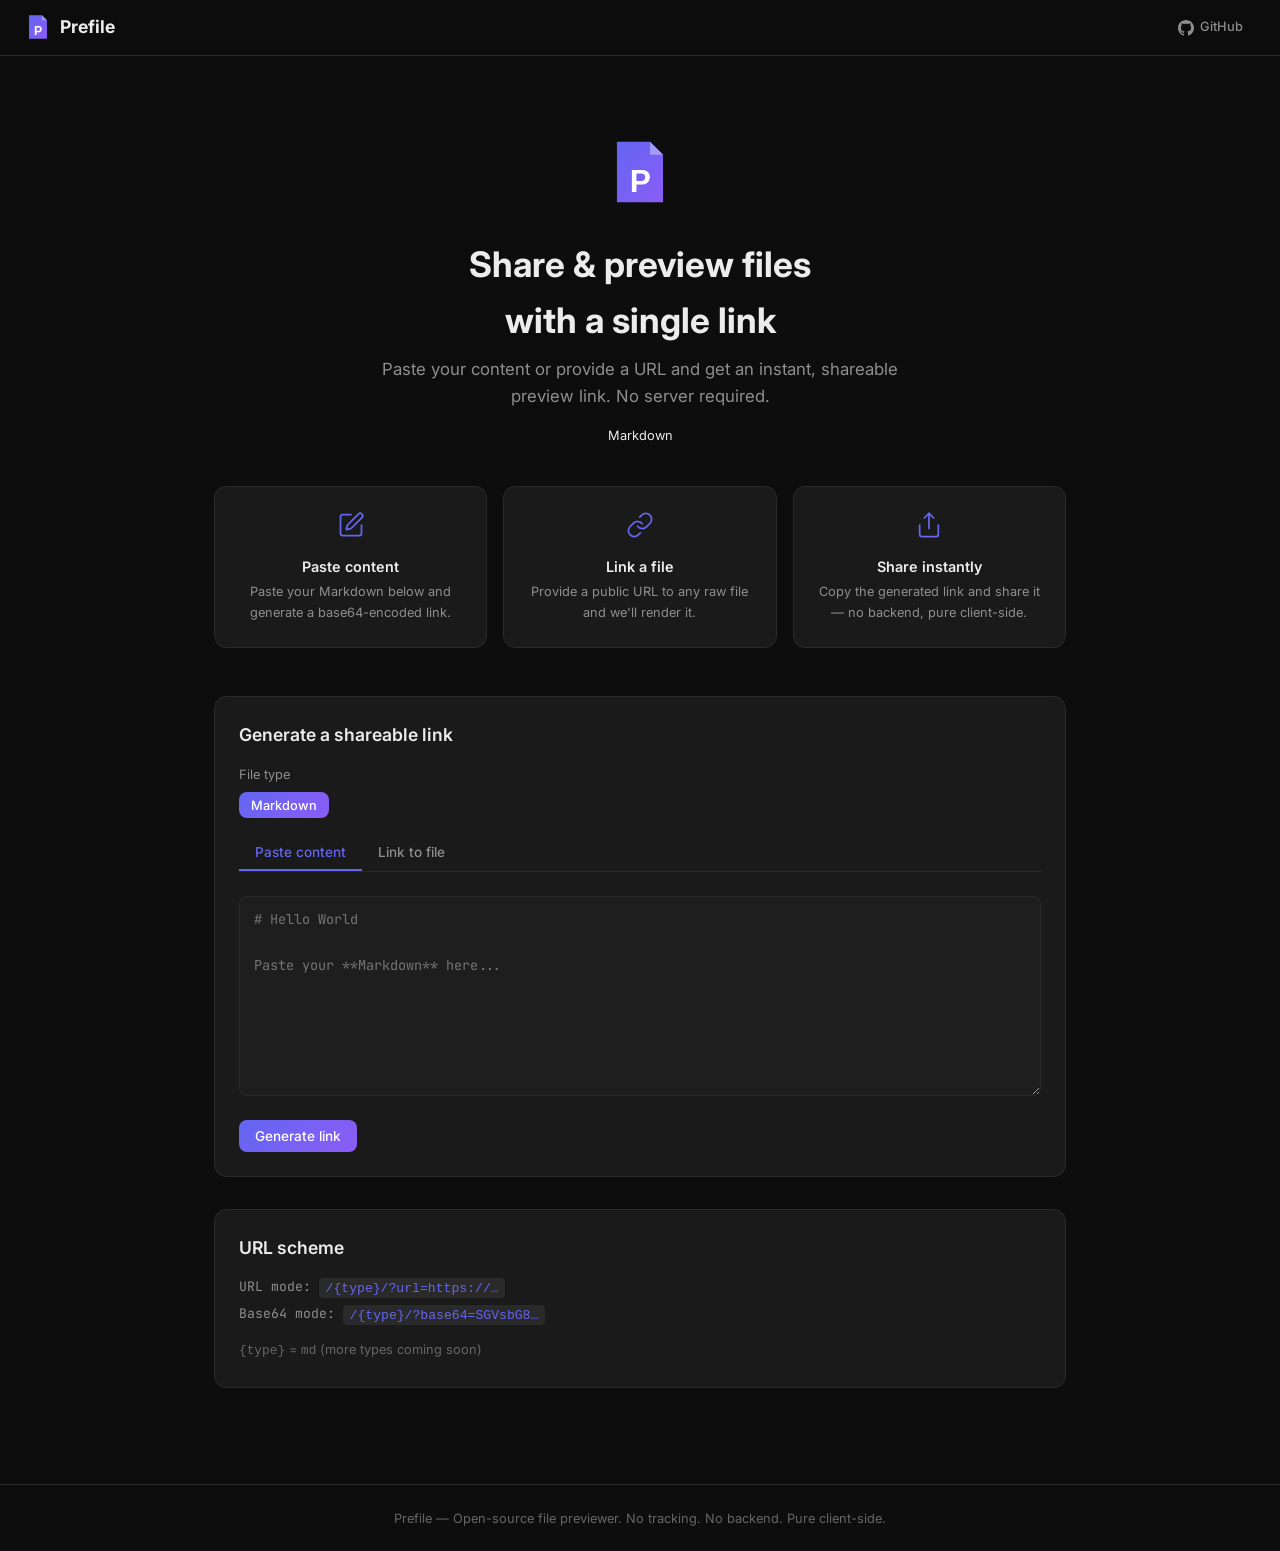
<file: index.html>
<!DOCTYPE html>
<html lang="en">
<head>
  <meta charset="UTF-8">
  <meta name="viewport" content="width=device-width, initial-scale=1.0">
  <title>Prefile — Share & Preview Files Instantly</title>
  <link rel="icon" type="image/svg+xml" href="icon.svg">
  <link rel="stylesheet" href="css/style.css">
</head>
<body>
  <header class="header">
    <a href="./" class="header-logo">
      <span class="logo-icon"><img src="icon.svg" width="28" height="28" alt="Prefile"></span>
      <span>Prefile</span>
    </a>
    <div class="header-actions">
      <a href="https://github.com/kesimo/prefile" class="btn btn-ghost btn-sm" target="_blank" rel="noopener">
        <svg width="16" height="16" viewBox="0 0 24 24" fill="currentColor"><path d="M12 0c-6.626 0-12 5.373-12 12 0 5.302 3.438 9.8 8.207 11.387.599.111.793-.261.793-.577v-2.234c-3.338.726-4.033-1.416-4.033-1.416-.546-1.387-1.333-1.756-1.333-1.756-1.089-.745.083-.729.083-.729 1.205.084 1.839 1.237 1.839 1.237 1.07 1.834 2.807 1.304 3.492.997.107-.775.418-1.305.762-1.604-2.665-.305-5.467-1.334-5.467-5.931 0-1.311.469-2.381 1.236-3.221-.124-.303-.535-1.524.117-3.176 0 0 1.008-.322 3.301 1.23.957-.266 1.983-.399 3.003-.404 1.02.005 2.047.138 3.006.404 2.291-1.552 3.297-1.23 3.297-1.23.653 1.653.242 2.874.118 3.176.77.84 1.235 1.911 1.235 3.221 0 4.609-2.807 5.624-5.479 5.921.43.372.823 1.102.823 2.222v3.293c0 .319.192.694.801.576 4.765-1.589 8.199-6.086 8.199-11.386 0-6.627-5.373-12-12-12z"/></svg>
        GitHub
      </a>
    </div>
  </header>

  <main class="container page-content">
    <!-- Hero -->
    <section style="text-align:center; padding: 3rem 0 2.5rem;">
      <img src="icon.svg" width="72" height="72" alt="Prefile" style="margin-bottom:1.25rem; border-radius:16px;">
      <h1 style="font-size:2.2rem; font-weight:700; margin-bottom:0.5rem;">
        Share & preview files<br>with a single link
      </h1>
      <p style="color:var(--text-secondary); font-size:1.05rem; max-width:520px; margin:0 auto 0.75rem;">
        Paste your content or provide a URL and get an instant, shareable preview link. No server required.
      </p>
      <div style="display:flex; gap:0.5rem; justify-content:center; flex-wrap:wrap; margin-top:1rem;">
        <span class="file-badge" style="font-size:0.8rem;">Markdown</span>
      </div>
    </section>

    <!-- How it works -->
    <section style="display:grid; grid-template-columns:repeat(3,1fr); gap:1rem; margin-bottom:3rem;">
      <div class="card" style="text-align:center;">
        <div style="margin-bottom:0.5rem; color:var(--accent);">
          <svg width="28" height="28" viewBox="0 0 24 24" fill="none" stroke="currentColor" stroke-width="1.5" stroke-linecap="round" stroke-linejoin="round"><path d="M12 3H5a2 2 0 0 0-2 2v14a2 2 0 0 0 2 2h14a2 2 0 0 0 2-2v-7"/><path d="M18.375 2.625a1 1 0 0 1 3 3l-9.013 9.014a2 2 0 0 1-.853.505l-2.873.84a.5.5 0 0 1-.62-.62l.84-2.873a2 2 0 0 1 .506-.852z"/></svg>
        </div>
        <h3 style="font-size:0.9rem; font-weight:600; margin-bottom:0.25rem;">Paste content</h3>
        <p style="font-size:0.8rem; color:var(--text-secondary);">Paste your Markdown below and generate a base64-encoded link.</p>
      </div>
      <div class="card" style="text-align:center;">
        <div style="margin-bottom:0.5rem; color:var(--accent);">
          <svg width="28" height="28" viewBox="0 0 24 24" fill="none" stroke="currentColor" stroke-width="1.5" stroke-linecap="round" stroke-linejoin="round"><path d="M10 13a5 5 0 0 0 7.54.54l3-3a5 5 0 0 0-7.07-7.07l-1.72 1.71"/><path d="M14 11a5 5 0 0 0-7.54-.54l-3 3a5 5 0 0 0 7.07 7.07l1.71-1.71"/></svg>
        </div>
        <h3 style="font-size:0.9rem; font-weight:600; margin-bottom:0.25rem;">Link a file</h3>
        <p style="font-size:0.8rem; color:var(--text-secondary);">Provide a public URL to any raw file and we'll render it.</p>
      </div>
      <div class="card" style="text-align:center;">
        <div style="margin-bottom:0.5rem; color:var(--accent);">
          <svg width="28" height="28" viewBox="0 0 24 24" fill="none" stroke="currentColor" stroke-width="1.5" stroke-linecap="round" stroke-linejoin="round"><path d="M4 12v8a2 2 0 0 0 2 2h12a2 2 0 0 0 2-2v-8"/><polyline points="16 6 12 2 8 6"/><line x1="12" y1="2" x2="12" y2="15"/></svg>
        </div>
        <h3 style="font-size:0.9rem; font-weight:600; margin-bottom:0.25rem;">Share instantly</h3>
        <p style="font-size:0.8rem; color:var(--text-secondary);">Copy the generated link and share it — no backend, pure client-side.</p>
      </div>
    </section>

    <!-- Generator -->
    <section class="card" style="margin-bottom:2rem;">
      <h2 style="font-size:1.1rem; font-weight:600; margin-bottom:1rem;">Generate a shareable link</h2>

      <!-- Format selector -->
      <div style="margin-bottom:1rem;">
        <label style="font-size:0.8rem; color:var(--text-secondary); display:block; margin-bottom:0.4rem;">File type</label>
        <div style="display:flex; gap:0.5rem;">
          <button class="btn btn-sm btn-primary format-btn" data-type="md">Markdown</button>
          <!-- Future formats will be added here -->
        </div>
      </div>

      <!-- Tabs: Paste vs URL -->
      <div class="tabs">
        <button class="tab active" data-tab="paste">Paste content</button>
        <button class="tab" data-tab="url">Link to file</button>
      </div>

      <!-- Paste tab -->
      <div id="tab-paste">
        <textarea class="textarea" id="content-input" placeholder="# Hello World&#10;&#10;Paste your **Markdown** here..."></textarea>
      </div>

      <!-- URL tab -->
      <div id="tab-url" style="display:none;">
        <input class="input" id="url-input" type="url" placeholder="https://raw.githubusercontent.com/user/repo/main/README.md">
      </div>

      <div style="margin-top:1rem;">
        <button class="btn btn-primary" id="generate-btn">Generate link</button>
      </div>

      <!-- Output -->
      <div id="output-section" style="display:none; margin-top:1.25rem;">
        <label style="font-size:0.8rem; color:var(--text-secondary); display:block; margin-bottom:0.4rem;">Shareable link</label>
        <div class="output-field">
          <input type="text" id="output-link" readonly>
          <button class="btn btn-primary btn-sm" id="copy-link-btn">Copy</button>
          <a class="btn btn-secondary btn-sm" id="open-link-btn" href="#" target="_blank" rel="noopener">Open</a>
        </div>
        <p id="output-warning" style="display:none; margin-top:0.5rem; font-size:0.78rem; color:var(--accent);">
          ⚠️ The generated link is very long. Consider hosting your file and using the URL mode instead.
        </p>

        <!-- CORS proxy links — only shown for URL mode -->
        <div id="output-proxy-row" style="display:none; margin-top:1rem;">
          <label style="font-size:0.8rem; color:var(--text-secondary); display:block; margin-bottom:0.4rem;">
            Via codetabs proxy <span style="color:var(--text-muted); font-weight:400;">— use if the target server blocks direct requests</span>
          </label>
          <div class="output-field">
            <input type="text" id="output-proxy-link" readonly>
            <button class="btn btn-primary btn-sm" id="copy-proxy-link-btn">Copy</button>
            <a class="btn btn-secondary btn-sm" id="open-proxy-link-btn" href="#" target="_blank" rel="noopener">Open</a>
          </div>
          <label style="font-size:0.8rem; color:var(--text-secondary); display:block; margin-bottom:0.4rem; margin-top:0.75rem;">
            Via allorigins proxy <span style="color:var(--text-muted); font-weight:400;">— alternative if codetabs is unavailable</span>
          </label>
          <div class="output-field">
            <input type="text" id="output-proxy-link2" readonly>
            <button class="btn btn-primary btn-sm" id="copy-proxy-link2-btn">Copy</button>
            <a class="btn btn-secondary btn-sm" id="open-proxy-link2-btn" href="#" target="_blank" rel="noopener">Open</a>
          </div>
        </div>
      </div>
    </section>

    <!-- URL scheme reference -->
    <section class="card" style="margin-bottom:2rem;">
      <h2 style="font-size:1.1rem; font-weight:600; margin-bottom:0.75rem;">URL scheme</h2>
      <div style="font-family:var(--font-mono); font-size:0.82rem; line-height:2;">
        <div>
          <span style="color:var(--text-secondary);">URL mode:</span>
          <code style="background:var(--bg-tertiary); padding:0.2em 0.5em; border-radius:4px; color:var(--accent);">/{type}/?url=https://…</code>
        </div>
        <div>
          <span style="color:var(--text-secondary);">Base64 mode:</span>
          <code style="background:var(--bg-tertiary); padding:0.2em 0.5em; border-radius:4px; color:var(--accent);">/{type}/?base64=SGVsbG8…</code>
        </div>
        <div style="margin-top:0.5rem; font-family:var(--font-sans); font-size:0.8rem; color:var(--text-muted);">
          <code>{type}</code> = <code>md</code> (more types coming soon)
        </div>
      </div>
    </section>
  </main>

  <footer class="footer">
    <p>Prefile — Open-source file previewer. No tracking. No backend. Pure client-side.</p>
  </footer>

  <script src="js/common.js"></script>
  <script>
    (() => {
      // Tab switching
      const tabs = document.querySelectorAll('.tab');
      const tabPaste = document.getElementById('tab-paste');
      const tabUrl = document.getElementById('tab-url');

      tabs.forEach(tab => {
        tab.addEventListener('click', () => {
          tabs.forEach(t => t.classList.remove('active'));
          tab.classList.add('active');
          const target = tab.dataset.tab;
          tabPaste.style.display = target === 'paste' ? '' : 'none';
          tabUrl.style.display = target === 'url' ? '' : 'none';
        });
      });

      // Active format type
      let activeType = 'md';

      // Generate link
      const CORS_PROXY_CODETABS = 'https://api.codetabs.com/v1/proxy?quest=';
      const CORS_PROXY_ALLORIGINS = 'https://api.allorigins.win/raw?url=';

      const generateBtn = document.getElementById('generate-btn');
      const outputSection = document.getElementById('output-section');
      const outputLink = document.getElementById('output-link');
      const outputWarning = document.getElementById('output-warning');
      const copyLinkBtn = document.getElementById('copy-link-btn');
      const openLinkBtn = document.getElementById('open-link-btn');
      const outputProxyRow = document.getElementById('output-proxy-row');
      const outputProxyLink = document.getElementById('output-proxy-link');
      const copyProxyLinkBtn = document.getElementById('copy-proxy-link-btn');
      const openProxyLinkBtn = document.getElementById('open-proxy-link-btn');
      const outputProxyLink2 = document.getElementById('output-proxy-link2');
      const copyProxyLink2Btn = document.getElementById('copy-proxy-link2-btn');
      const openProxyLink2Btn = document.getElementById('open-proxy-link2-btn');

      generateBtn.addEventListener('click', () => {
        const activeTab = document.querySelector('.tab.active').dataset.tab;
        let link = '';

        if (activeTab === 'paste') {
          const content = document.getElementById('content-input').value.trim();
          if (!content) {
            Peekfile.showToast('Please enter some content.');
            return;
          }
          link = Peekfile.buildLink(activeType, 'base64', content);
          outputProxyRow.style.display = 'none';
        } else {
          const rawUrl = document.getElementById('url-input').value.trim();
          if (!rawUrl) {
            Peekfile.showToast('Please enter a URL.');
            return;
          }
          // Normalize: decode any existing percent-encoding so we always start clean
          let url;
          try { url = decodeURIComponent(rawUrl); } catch { url = rawUrl; }

          link = Peekfile.buildLink(activeType, 'url', url);

          const base = Peekfile.getBaseUrl() + '/' + activeType + '/?url=';

          const proxyLink = base + encodeURIComponent(CORS_PROXY_CODETABS + encodeURIComponent(url));
          outputProxyLink.value = proxyLink;
          openProxyLinkBtn.href = proxyLink;

          const proxyLink2 = base + encodeURIComponent(CORS_PROXY_ALLORIGINS + encodeURIComponent(url));
          outputProxyLink2.value = proxyLink2;
          openProxyLink2Btn.href = proxyLink2;

          outputProxyRow.style.display = '';
        }

        outputLink.value = link;
        openLinkBtn.href = link;
        outputSection.style.display = '';

        // Warn if link is very long (> 4000 chars)
        outputWarning.style.display = link.length > 4000 ? '' : 'none';
      });

      // Copy link
      copyLinkBtn.addEventListener('click', async () => {
        const ok = await Peekfile.copyToClipboard(outputLink.value);
        Peekfile.showToast(ok ? 'Link copied!' : 'Failed to copy.');
      });

      // Copy proxy link (codetabs)
      copyProxyLinkBtn.addEventListener('click', async () => {
        const ok = await Peekfile.copyToClipboard(outputProxyLink.value);
        Peekfile.showToast(ok ? 'Proxy link copied!' : 'Failed to copy.');
      });

      // Copy proxy link (allorigins)
      copyProxyLink2Btn.addEventListener('click', async () => {
        const ok = await Peekfile.copyToClipboard(outputProxyLink2.value);
        Peekfile.showToast(ok ? 'Proxy link copied!' : 'Failed to copy.');
      });
    })();
  </script>
</body>
</html>
</file>
<file: css/style.css>
/* ============================================
   Prefile — Shared Styles
   Dark theme, indigo/violet accent
   ============================================ */

@import url('https://fonts.googleapis.com/css2?family=Inter:wght@400;500;600;700&family=JetBrains+Mono:wght@400;500&display=swap');

:root {
  --bg-primary: #0d0d0d;
  --bg-secondary: #1a1a1a;
  --bg-tertiary: #2a2a2a;
  --bg-input: #1e1e1e;
  --text-primary: #ececec;
  --text-secondary: #8e8e8e;
  --text-muted: #666;
  --accent: #6366f1;
  --accent-hover: #818cf8;
  --accent-subtle: rgba(99, 102, 241, 0.1);
  --accent-border: rgba(99, 102, 241, 0.25);
  --accent-gradient: linear-gradient(135deg, #6366f1 0%, #8b5cf6 100%);
  --border: #2a2a2a;
  --border-hover: #3a3a3a;
  --radius: 0.75rem;
  --radius-sm: 0.5rem;
  --radius-lg: 1rem;
  --font-sans: 'Inter', -apple-system, BlinkMacSystemFont, sans-serif;
  --font-mono: 'JetBrains Mono', 'Fira Code', monospace;
  --max-width: 900px;
  --header-height: 56px;
  --transition: 150ms ease;
}

*, *::before, *::after {
  box-sizing: border-box;
  margin: 0;
  padding: 0;
}

html {
  font-size: 16px;
  -webkit-font-smoothing: antialiased;
  -moz-osx-font-smoothing: grayscale;
}

body {
  font-family: var(--font-sans);
  background: var(--bg-primary);
  color: var(--text-primary);
  line-height: 1.6;
  min-height: 100vh;
}

a {
  color: var(--accent);
  text-decoration: none;
  transition: color var(--transition);
}

a:hover {
  color: var(--accent-hover);
}

/* ---- Header ---- */
.header {
  position: sticky;
  top: 0;
  z-index: 100;
  height: var(--header-height);
  display: flex;
  align-items: center;
  justify-content: space-between;
  padding: 0 1.5rem;
  background: rgba(13, 13, 13, 0.85);
  backdrop-filter: blur(12px);
  border-bottom: 1px solid var(--border);
}

.header-logo {
  display: flex;
  align-items: center;
  gap: 0.5rem;
  font-weight: 700;
  font-size: 1.1rem;
  color: var(--text-primary);
  text-decoration: none;
}

.header-logo .logo-icon {
  width: 28px;
  height: 28px;
  border-radius: 6px;
  display: flex;
  align-items: center;
  justify-content: center;
  overflow: hidden;
}

.header-actions {
  display: flex;
  gap: 0.5rem;
}

/* ---- Buttons ---- */
.btn {
  display: inline-flex;
  align-items: center;
  gap: 0.4rem;
  padding: 0.5rem 1rem;
  font-family: var(--font-sans);
  font-size: 0.85rem;
  font-weight: 500;
  border: none;
  border-radius: var(--radius-sm);
  cursor: pointer;
  transition: all var(--transition);
  white-space: nowrap;
}

.btn-primary {
  background: var(--accent-gradient);
  color: #fff;
}

.btn-primary:hover {
  background: linear-gradient(135deg, #818cf8 0%, #a78bfa 100%);
}

.btn-secondary {
  background: var(--bg-tertiary);
  color: var(--text-primary);
  border: 1px solid var(--border);
}

.btn-secondary:hover {
  background: var(--border-hover);
  border-color: var(--border-hover);
}

.btn-ghost {
  background: transparent;
  color: var(--text-secondary);
  border: 1px solid transparent;
}

.btn-ghost:hover {
  background: var(--bg-tertiary);
  color: var(--text-primary);
}

.btn-sm {
  padding: 0.35rem 0.75rem;
  font-size: 0.8rem;
}

.btn-icon {
  padding: 0.5rem;
  min-width: 36px;
  justify-content: center;
}

/* ---- Layout ---- */
.container {
  max-width: var(--max-width);
  margin: 0 auto;
  padding: 0 1.5rem;
}

.page-content {
  padding-top: 2rem;
  padding-bottom: 4rem;
}

/* ---- Input / Textarea ---- */
.input,
.textarea {
  width: 100%;
  padding: 0.65rem 0.85rem;
  font-family: var(--font-sans);
  font-size: 0.9rem;
  color: var(--text-primary);
  background: var(--bg-input);
  border: 1px solid var(--border);
  border-radius: var(--radius-sm);
  outline: none;
  transition: border-color var(--transition);
}

.input:focus,
.textarea:focus {
  border-color: var(--accent);
}

.textarea {
  font-family: var(--font-mono);
  font-size: 0.85rem;
  resize: vertical;
  min-height: 200px;
  line-height: 1.7;
}

/* ---- Card ---- */
.card {
  background: var(--bg-secondary);
  border: 1px solid var(--border);
  border-radius: var(--radius);
  padding: 1.5rem;
}

/* ---- Tabs ---- */
.tabs {
  display: flex;
  gap: 0;
  border-bottom: 1px solid var(--border);
  margin-bottom: 1.5rem;
}

.tab {
  padding: 0.6rem 1rem;
  font-family: var(--font-sans);
  font-size: 0.85rem;
  font-weight: 500;
  color: var(--text-secondary);
  background: none;
  border: none;
  border-bottom: 2px solid transparent;
  cursor: pointer;
  transition: all var(--transition);
}

.tab:hover {
  color: var(--text-primary);
}

.tab.active {
  color: var(--accent);
  border-bottom-color: var(--accent);
}

/* ---- Output field ---- */
.output-field {
  display: flex;
  align-items: center;
  gap: 0.5rem;
  background: var(--bg-input);
  border: 1px solid var(--border);
  border-radius: var(--radius-sm);
  padding: 0.5rem 0.5rem 0.5rem 0.85rem;
}

.output-field input {
  flex: 1;
  background: none;
  border: none;
  color: var(--accent);
  font-family: var(--font-mono);
  font-size: 0.8rem;
  outline: none;
}

/* ---- Toast ---- */
.toast {
  position: fixed;
  bottom: 1.5rem;
  left: 50%;
  transform: translateX(-50%) translateY(100%);
  padding: 0.6rem 1.2rem;
  background: var(--bg-tertiary);
  color: var(--text-primary);
  border: 1px solid var(--border);
  border-radius: var(--radius-sm);
  font-size: 0.85rem;
  opacity: 0;
  transition: all 300ms ease;
  pointer-events: none;
  z-index: 1000;
}

.toast.visible {
  opacity: 1;
  transform: translateX(-50%) translateY(0);
}

/* ---- Markdown rendered content ---- */
.rendered-content {
  font-size: 0.95rem;
  line-height: 1.75;
  color: var(--text-primary);
}

.rendered-content h1,
.rendered-content h2,
.rendered-content h3,
.rendered-content h4,
.rendered-content h5,
.rendered-content h6 {
  margin-top: 1.8em;
  margin-bottom: 0.6em;
  font-weight: 600;
  line-height: 1.3;
}

.rendered-content h1 { font-size: 1.8rem; }
.rendered-content h2 { font-size: 1.4rem; }
.rendered-content h3 { font-size: 1.15rem; }

.rendered-content h1:first-child,
.rendered-content h2:first-child,
.rendered-content h3:first-child {
  margin-top: 0;
}

.rendered-content p {
  margin-bottom: 1em;
}

.rendered-content ul,
.rendered-content ol {
  margin-bottom: 1em;
  padding-left: 1.5em;
}

.rendered-content li {
  margin-bottom: 0.3em;
}

.rendered-content code {
  font-family: var(--font-mono);
  font-size: 0.85em;
  background: var(--bg-tertiary);
  padding: 0.15em 0.4em;
  border-radius: 4px;
  color: var(--accent);
}

.rendered-content pre {
  margin-bottom: 1em;
  padding: 1rem 1.2rem;
  background: var(--bg-primary);
  border: 1px solid var(--border);
  border-radius: var(--radius-sm);
  overflow-x: auto;
}

.rendered-content pre code {
  background: none;
  padding: 0;
  color: var(--text-primary);
  font-size: 0.85rem;
  line-height: 1.65;
}

.rendered-content blockquote {
  margin-bottom: 1em;
  padding: 0.5rem 1rem;
  border-left: 3px solid var(--accent);
  background: var(--accent-subtle);
  border-radius: 0 var(--radius-sm) var(--radius-sm) 0;
  color: var(--text-secondary);
}

.rendered-content blockquote p:last-child {
  margin-bottom: 0;
}

.rendered-content table {
  width: 100%;
  margin-bottom: 1em;
  border-collapse: collapse;
}

.rendered-content th,
.rendered-content td {
  padding: 0.5rem 0.75rem;
  border: 1px solid var(--border);
  text-align: left;
}

.rendered-content th {
  background: var(--bg-tertiary);
  font-weight: 600;
  font-size: 0.85rem;
}

.rendered-content img {
  max-width: 100%;
  border-radius: var(--radius-sm);
}

.rendered-content hr {
  border: none;
  border-top: 1px solid var(--border);
  margin: 2em 0;
}

.rendered-content a {
  color: var(--accent);
  text-decoration: underline;
  text-underline-offset: 2px;
}

/* ---- Viewer Toolbar ---- */
.viewer-toolbar {
  display: flex;
  align-items: center;
  gap: 0.5rem;
  padding: 0.75rem 1rem;
  background: var(--bg-secondary);
  border: 1px solid var(--border);
  border-radius: var(--radius);
  margin-bottom: 1.5rem;
}

.viewer-toolbar .file-info {
  flex: 1;
  display: flex;
  align-items: center;
  gap: 0.5rem;
  font-size: 0.85rem;
  color: var(--text-secondary);
}

.viewer-toolbar .file-badge {
  padding: 0.2rem 0.5rem;
  background: var(--accent-subtle);
  color: var(--accent);
  border: 1px solid var(--accent-border);
  border-radius: 4px;
  font-family: var(--font-mono);
  font-size: 0.75rem;
  font-weight: 500;
  text-transform: uppercase;
}

/* ---- Empty / Error States ---- */
.state-message {
  text-align: center;
  padding: 4rem 2rem;
}

.state-message .state-icon {
  font-size: 3rem;
  margin-bottom: 1rem;
  opacity: 0.4;
}

.state-message h2 {
  font-size: 1.2rem;
  font-weight: 600;
  margin-bottom: 0.5rem;
}

.state-message p {
  color: var(--text-secondary);
  font-size: 0.9rem;
  max-width: 400px;
  margin: 0 auto;
}

/* ---- Loading spinner ---- */
.spinner {
  width: 24px;
  height: 24px;
  border: 2.5px solid var(--border);
  border-top-color: var(--accent);
  border-radius: 50%;
  animation: spin 0.7s linear infinite;
  margin: 0 auto;
}

@keyframes spin {
  to { transform: rotate(360deg); }
}

/* ---- Footer ---- */
.footer {
  padding: 1.5rem;
  text-align: center;
  font-size: 0.8rem;
  color: var(--text-muted);
  border-top: 1px solid var(--border);
}

/* ---- Responsive ---- */
@media (max-width: 640px) {
  .header {
    padding: 0 1rem;
  }

  .container {
    padding: 0 1rem;
  }

  .viewer-toolbar {
    flex-wrap: wrap;
  }

  .viewer-toolbar .file-info {
    width: 100%;
  }
}
</file>
